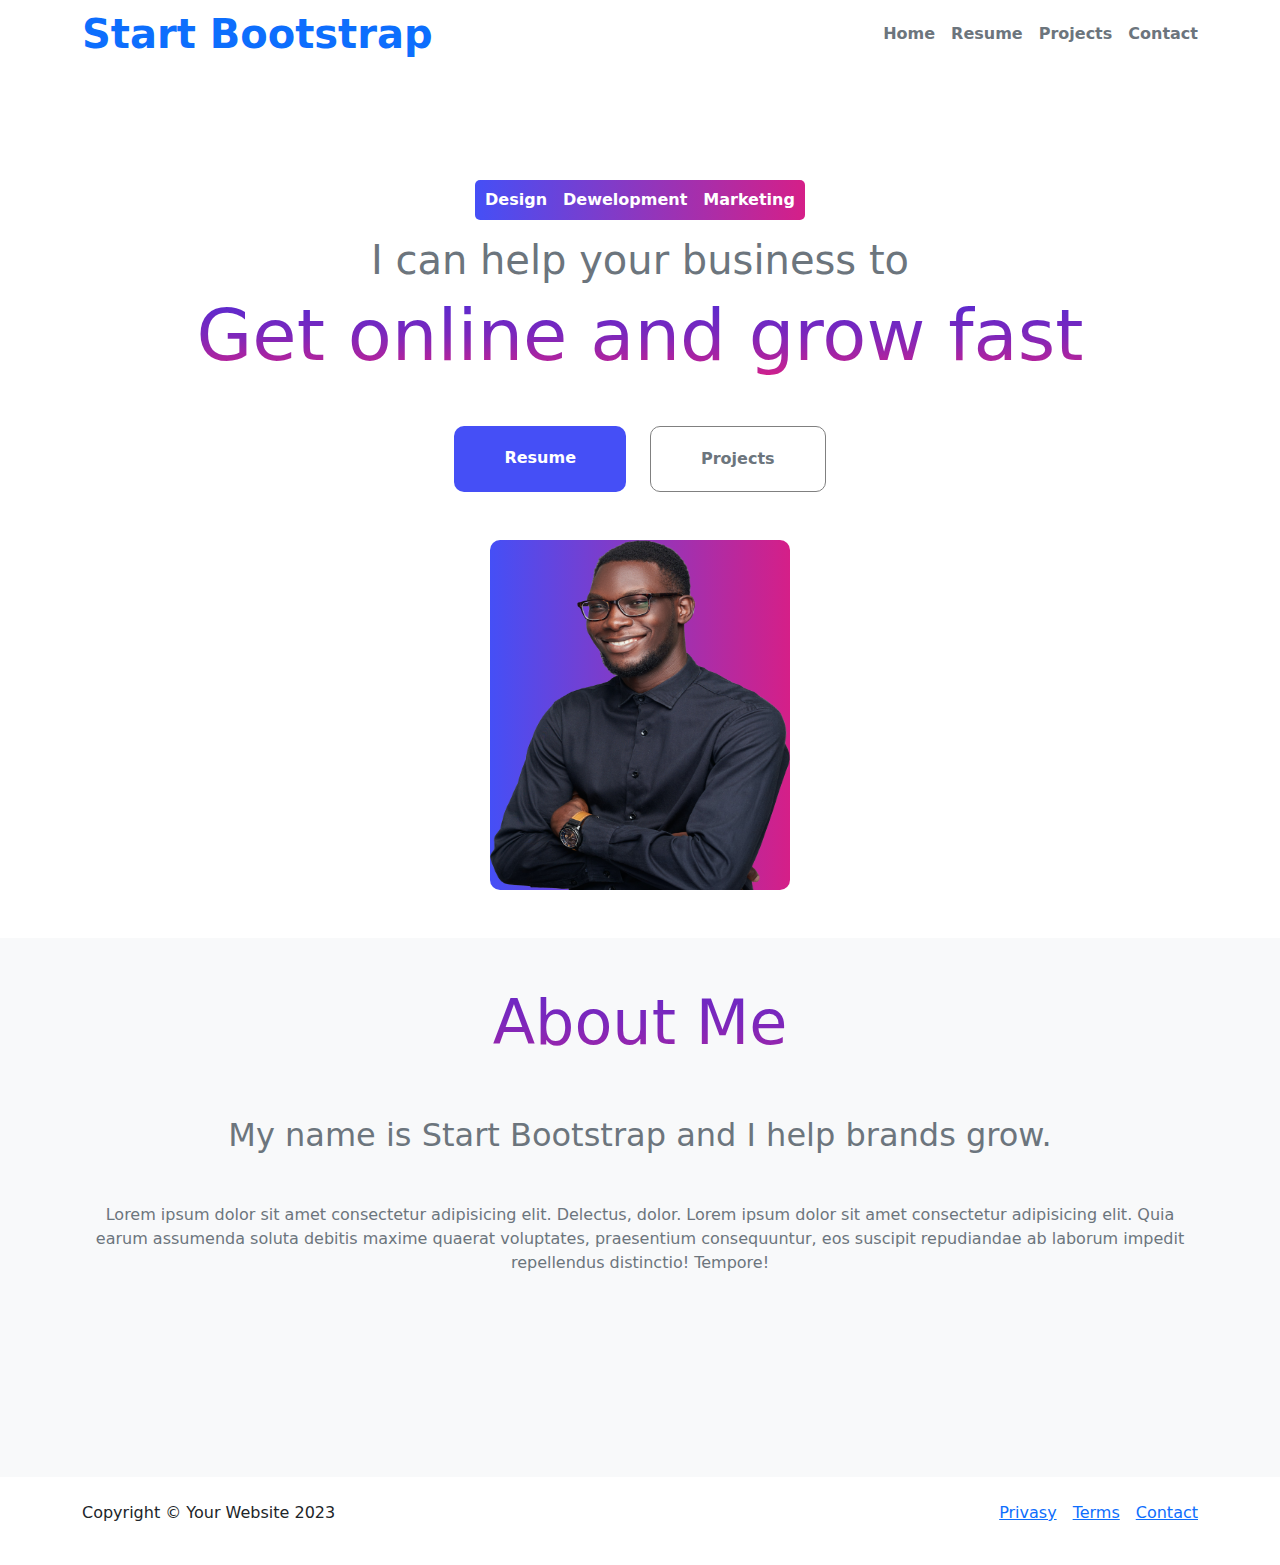
<file: index.html>
<!DOCTYPE html>
<html lang="en">
<head>
    <meta charset="UTF-8">
    <meta name="viewport" content="width=device-width, initial-scale=1.0">
    <link rel="stylesheet" href="https://cdn.jsdelivr.net/npm/bootstrap@5.3.2/dist/css/bootstrap.min.css">
    <link rel="stylesheet" href="https://cdnjs.cloudflare.com/ajax/libs/font-awesome/6.4.2/css/all.min.css" integrity="sha512-z3gLpd7yknf1YoNbCzqRKc4qyor8gaKU1qmn+CShxbuBusANI9QpRohGBreCFkKxLhei6S9CQXFEbbKuqLg0DA==" crossorigin="anonymous" referrerpolicy="no-referrer" />
    <link rel="stylesheet" href="./styles/css/minified/main.min.css">
    <title>Document</title>
</head>
<body>
    <header class="sticky-top bg-white py-1 ">
        <nav class=" container d-flex align-items-center justify-content-between">
            <a href="#" class="text-primary fs-1 text-decoration-none fw-bold">Start Bootstrap</a>
            <ul class="d-none d-lg-flex  d-md-flex  list-unstyled m-0 gap-3 fw-bold ">
                <li ><a href="./index.html" class="text-decoration-none text-secondary ">Home</a></li>
                <li ><a href="./resume.html" class="text-decoration-none text-secondary">Resume</a></li>
                <li ><a href="./projects.html" class="text-decoration-none text-secondary">Projects</a></li>
                <li><a href="./contact.html" class="text-decoration-none text-secondary">Contact</a></li>
            </ul>
            <div class="d-md-none">
          <button
            class="btn btn-outline-secondary"
            type="button"
            data-bs-toggle="offcanvas"
            data-bs-target="#main-nav-sidebar"
            aria-controls="offcanvasExample"
          >
            <i class="fa-solid fa-bars"></i>
          </button>

          <div
            class="offcanvas offcanvas-end"
            tabindex="-1"
            id="main-nav-sidebar"
            aria-labelledby="offcanvasExampleLabel"
          >
            <div class="offcanvas-header">
              <h5 class="offcanvas-title" id="offcanvasExampleLabel">
                Main Menu
              </h5>
              <button
                type="button"
                class="btn-close"
                data-bs-dismiss="offcanvas"
                aria-label="Close"
              ></button>
            </div>
            <div class="offcanvas-body">
              <ul class="    list-unstyled  fw-bold ">
                <li ><a href="#" class="text-decoration-none text-secondary">Home</a></li>
                <li ><a href="./resume.html" class="text-decoration-none text-secondary">Resume</a></li>
                <li ><a href="./projects.html" class="text-decoration-none text-secondary">Projects</a></li>
                <li><a href="./contact.html" class="text-decoration-none text-secondary">Contact</a></li>
            </ul>
            </div>
          </div>
        </div>
        </nav>
    </header>
    <section id="showcase">
        <div class="container text-center  ">
            <ul class="d-inline-flex align-items-center justify-content-center gap-3 intro-title titles">
                <li class="text-white fw-bold py-2 list-unstyled">Design</li>
                <li class="text-white fw-bold list-unstyled">Dewelopment</li>
                <li class="text-white fw-bold list-unstyled">Marketing</li>
            </ul>
            <p class="text-secondary h1">I can help your business to</p>
            <h1>Get online and grow fast</h1>
            <div class=" d-lg-flex justify-content-center gap-4 my-5">
              <a href="#" class="btn-resume fw-bold">Resume</a>
              <a href="#" class="btn-resume project bg-white text-secondary  fw-bold">Projects</a>
            </div>
            <div class="my-5">
              <img src="./images/profile.png" alt="img" class="profile">
            </div>
        </div>
    </section>
    <footer class="foot1">
      <div class="container text-center">
        <h2 class="about py-5">About Me</h2>
        <p class="h2 text-secondary">My name is Start Bootstrap and I help brands grow.</p>
        <p class="my-5 text-secondary">Lorem ipsum dolor sit amet consectetur adipisicing elit. Delectus, dolor. Lorem ipsum dolor sit amet consectetur adipisicing elit. Quia earum assumenda soluta debitis maxime quaerat voluptates, praesentium consequuntur, eos suscipit repudiandae ab laborum impedit repellendus distinctio! Tempore!</p>
        <div class="d-flex align-items-center justify-content-center icon">
          <div class="text-gradient my-2 fs-1">
            <i class="fa-brands fa-twitter  "></i>
            <i class="fa-brands fa-linkedin  mx-4"></i>
            <i class="fa-brands fa-github "></i>
          </div>
          
        </div>
      </div>
      
    </footer>
    <footer class="bg-white">
        <div class="container d-flex justify-content-between py-4">
            <p >Copyright © Your Website 2023</p>
            <span class="d-flex gap-3">
                <a href="#">Privasy</a>
                <a href="#">Terms</a>
                <a href="#">Contact</a>
            </span>
        </div>
    </footer>
    <script src="https://cdn.jsdelivr.net/npm/bootstrap@5.3.2/dist/js/bootstrap.bundle.min.js"></script>
</body>
</html>
</file>
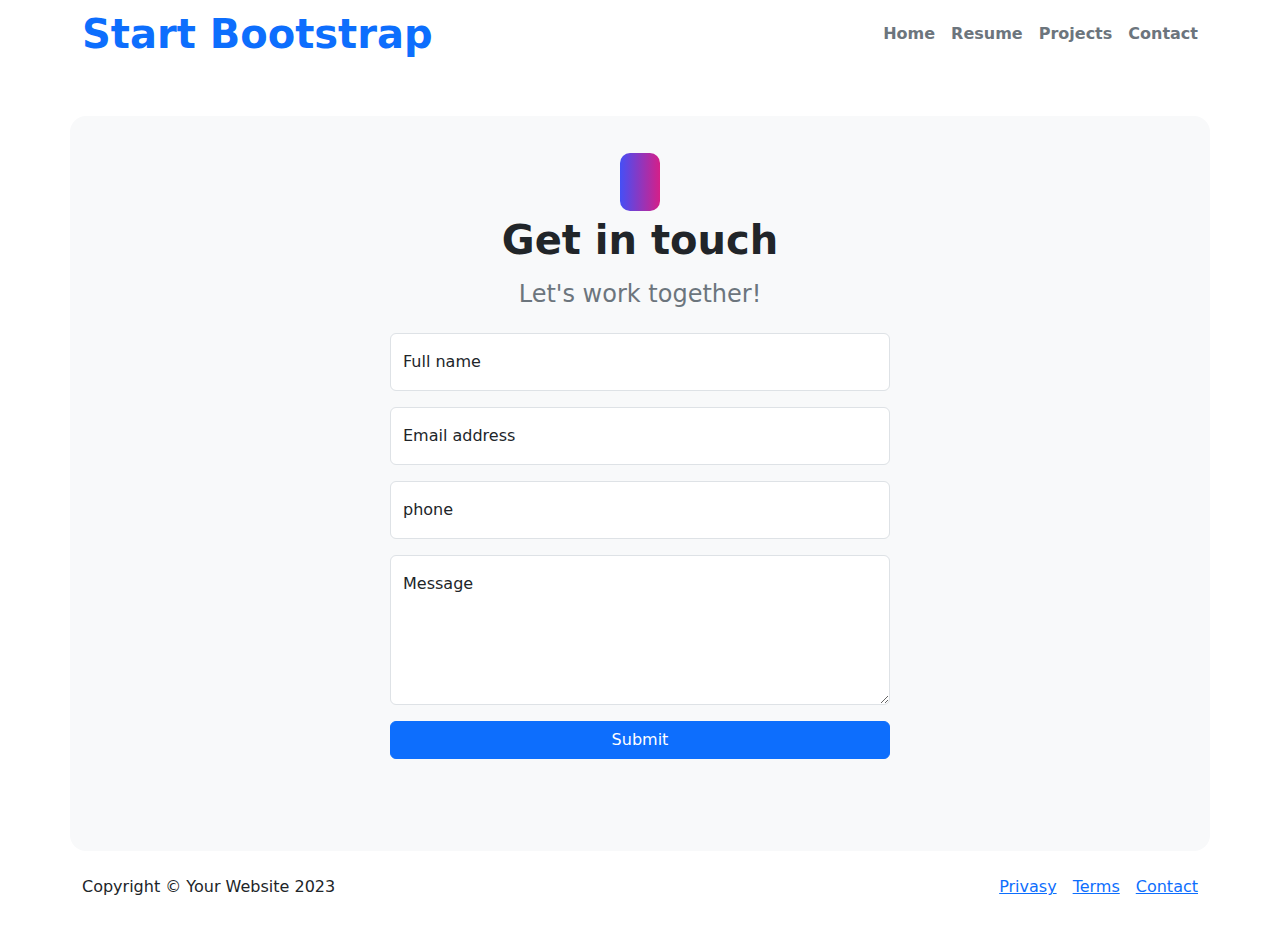
<file: contact.html>
<!DOCTYPE html>
<html lang="en">
<head>
    <meta charset="UTF-8">
    <meta name="viewport" content="width=device-width, initial-scale=1.0">
    <link rel="stylesheet" href="https://cdn.jsdelivr.net/npm/bootstrap@5.3.2/dist/css/bootstrap.min.css">
    <link rel="stylesheet" href="https://cdnjs.cloudflare.com/ajax/libs/font-awesome/6.4.2/css/all.min.css" integrity="sha512-z3gLpd7yknf1YoNbCzqRKc4qyor8gaKU1qmn+CShxbuBusANI9QpRohGBreCFkKxLhei6S9CQXFEbbKuqLg0DA==" crossorigin="anonymous" referrerpolicy="no-referrer" />
    <link rel="stylesheet" href="./styles/css/minified/main.min.css">
    <title>Document</title>
</head>
<body>
    <header class="sticky-top bg-white py-1 ">
        <nav class=" container d-flex align-items-center justify-content-between">
            <a href="#" class="text-primary fs-1 text-decoration-none fw-bold">Start Bootstrap</a>
            <ul class="d-none d-lg-flex  d-md-flex  list-unstyled m-0 gap-3 fw-bold ">
                <li ><a href="./index.html" class="text-decoration-none text-secondary ">Home</a></li>
                <li ><a href="./resume.html" class="text-decoration-none text-secondary">Resume</a></li>
                <li ><a href="./projects.html" class="text-decoration-none text-secondary">Projects</a></li>
                <li><a href="./contact.html" class="text-decoration-none text-secondary">Contact</a></li>
            </ul>
            <div class="d-md-none">
          <button
            class="btn btn-outline-secondary"
            type="button"
            data-bs-toggle="offcanvas"
            data-bs-target="#main-nav-sidebar"
            aria-controls="offcanvasExample"
          >
            <i class="fa-solid fa-bars"></i>
          </button>

          <div
            class="offcanvas offcanvas-end"
            tabindex="-1"
            id="main-nav-sidebar"
            aria-labelledby="offcanvasExampleLabel"
          >
            <div class="offcanvas-header">
              <h5 class="offcanvas-title" id="offcanvasExampleLabel">
                Main Menu
              </h5>
              <button
                type="button"
                class="btn-close"
                data-bs-dismiss="offcanvas"
                aria-label="Close"
              ></button>
            </div>
            <div class="offcanvas-body">
              <ul class="    list-unstyled  fw-bold ">
                <li ><a href="#" class="text-decoration-none text-secondary">Home</a></li>
                <li ><a href="./resume.html" class="text-decoration-none text-secondary">Resume</a></li>
                <li ><a href="./projects.html" class="text-decoration-none text-secondary">Projects</a></li>
                <li><a href="./contact.html" class="text-decoration-none text-secondary">Contact</a></li>
            </ul>
            </div>
          </div>
        </div>
        </nav>
    </header>
    <section>
        <div class="container contact mt-5  pb-5 rounded-4">
            <div class="text-center pt-5">
            <span class="skill fs-4 mt-5 ">
                <i class="fa-solid fa-envelope "></i>
            </span>
              <h2 class="fw-bold h1 my-3">Get in touch</h2>
              <p class="text-secondary h4">Let's work together!</p>
            </div>
            <form action="" class="mt-4 ">
                

<div class="form-floating mb-3">
  <input type="email" class="form-control" id="floatingInput" placeholder="Full Name">
  <label for="floatingInput">Full name</label>
</div>
<div class="form-floating mb-3">
  <input type="email" class="form-control" id="floatingInput" placeholder="name@example.com">
  <label for="floatingInput">Email address</label>
</div>
<div class="form-floating">
  <input type="tel" class="form-control" id="floatingPassword" placeholder="Phone Number">
  <label for="floatingPassword">phone</label>
</div>
<div class="form-floating mt-3">
  <textarea class="form-control" placeholder="Leave a comment here" id="floatingTextarea2" style="height: 150px"></textarea>
  <label for="floatingTextarea2">Message</label>
</div>
<button class="btn btn-primary mt-3 bts" type="submit">Submit</button>
            </form>
        </div>
    </section>
    <footer class="bg-white">
        <div class="container d-flex justify-content-between py-4">
            <p >Copyright © Your Website 2023</p>
            <span class="d-flex gap-3">
                <a href="#">Privasy</a>
                <a href="#">Terms</a>
                <a href="#">Contact</a>
            </span>
        </div>
    </footer>
    <script src="https://cdn.jsdelivr.net/npm/bootstrap@5.3.2/dist/js/bootstrap.bundle.min.js"></script>
</body>
</html>
</file>
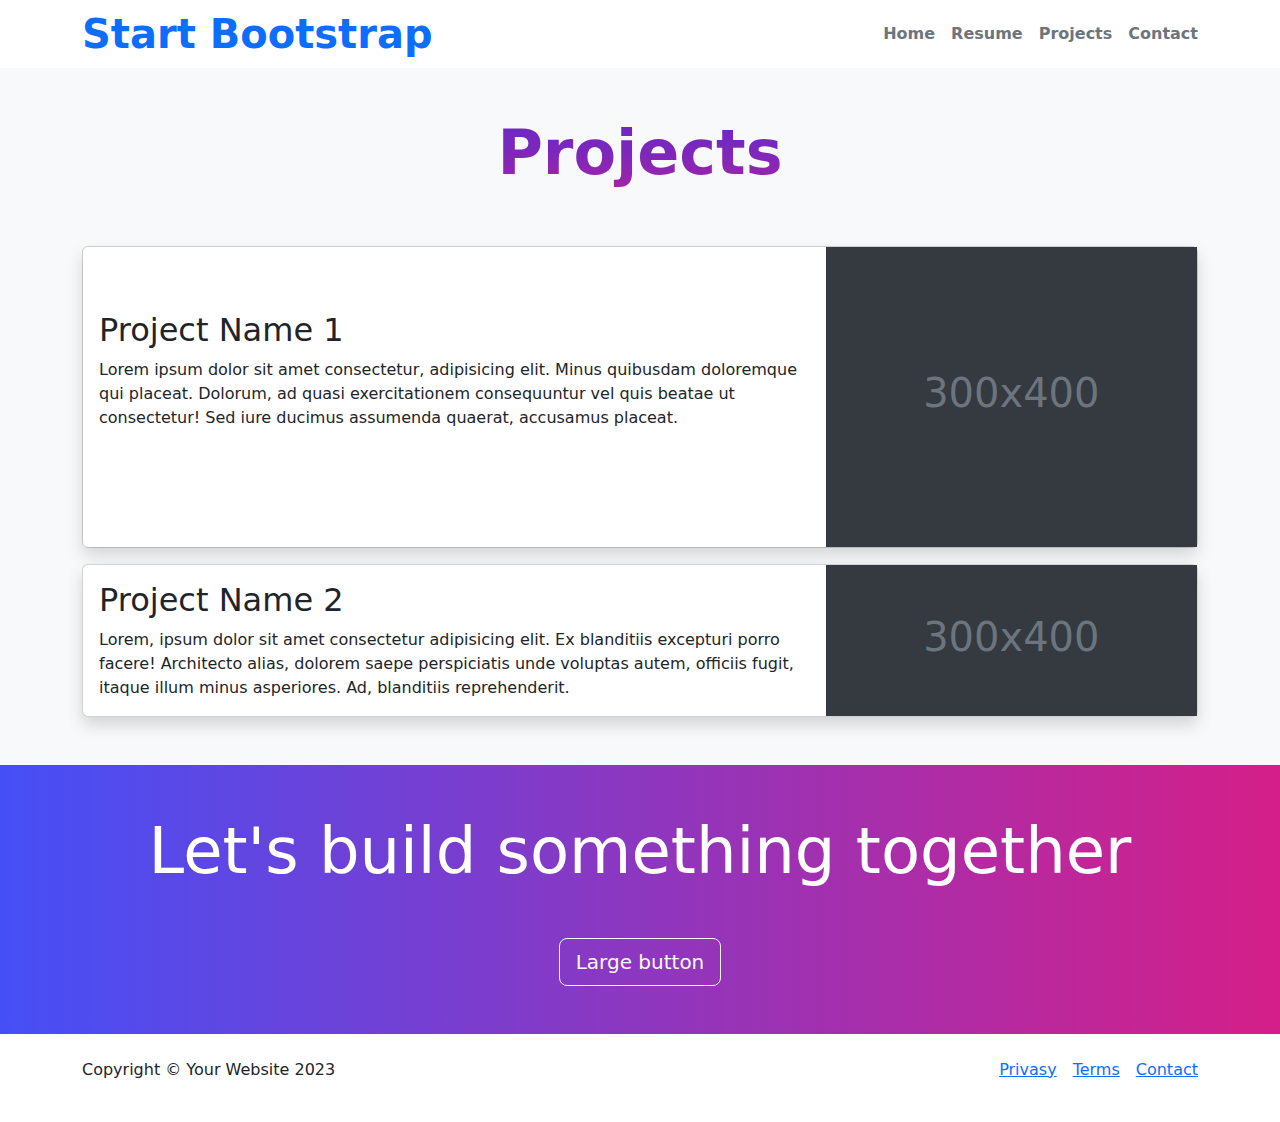
<file: projects.html>
<!DOCTYPE html>
<html lang="en">
<head>
    <meta charset="UTF-8">
    <meta name="viewport" content="width=device-width, initial-scale=1.0">
    <link rel="stylesheet" href="https://cdn.jsdelivr.net/npm/bootstrap@5.3.2/dist/css/bootstrap.min.css">
    <link rel="stylesheet" href="https://cdnjs.cloudflare.com/ajax/libs/font-awesome/6.4.2/css/all.min.css" integrity="sha512-z3gLpd7yknf1YoNbCzqRKc4qyor8gaKU1qmn+CShxbuBusANI9QpRohGBreCFkKxLhei6S9CQXFEbbKuqLg0DA==" crossorigin="anonymous" referrerpolicy="no-referrer" />
    <link rel="stylesheet" href="./styles/css/minified/main.min.css">
    <title>Projects</title>
</head>
<body>
    <header class="sticky-top bg-white py-1 ">
        <nav class=" container d-flex align-items-center justify-content-between">
            <a href="#" class="text-primary fs-1 text-decoration-none fw-bold">Start Bootstrap</a>
            <ul class="d-none d-lg-flex  d-md-flex  list-unstyled m-0 gap-3 fw-bold ">
                <li ><a href="#" class="text-decoration-none text-secondary ">Home</a></li>
                <li ><a href="./resume.html" class="text-decoration-none text-secondary">Resume</a></li>
                <li ><a href="./projects.html" class="text-decoration-none text-secondary">Projects</a></li>
                <li><a href="./contact.html" class="text-decoration-none text-secondary">Contact</a></li>
            </ul>
            <div class="d-md-none">
          <button
            class="btn btn-outline-secondary"
            type="button"
            data-bs-toggle="offcanvas"
            data-bs-target="#main-nav-sidebar"
            aria-controls="offcanvasExample"
          >
            <i class="fa-solid fa-bars"></i>
          </button>

          <div
            class="offcanvas offcanvas-end"
            tabindex="-1"
            id="main-nav-sidebar"
            aria-labelledby="offcanvasExampleLabel"
          >
            <div class="offcanvas-header">
              <h5 class="offcanvas-title" id="offcanvasExampleLabel">
                Main Menu
              </h5>
              <button
                type="button"
                class="btn-close"
                data-bs-dismiss="offcanvas"
                aria-label="Close"
              ></button>
            </div>
            <div class="offcanvas-body">
              <ul class="    list-unstyled  fw-bold ">
                <li ><a href="./index.html" class="text-decoration-none text-secondary">Home</a></li>
                <li ><a href="./resume.html" class="text-decoration-none text-secondary">Resume</a></li>
                <li ><a href="./projects.html" class="text-decoration-none text-secondary">Projects</a></li>
                <li><a href="./contact.html" class="text-decoration-none text-secondary">Contact</a></li>
            </ul>
            </div>
          </div>
        </div>
        </nav>
    </header>
    <section id="project">
        <div class="container">
            <h2 class="text-center py-5 res fw-bold">Projects</h2>
            <div class="card mb-3 " >
  <div class="row g-0 shadow " style="min-height: 300px;">
    
    <div class="col-md-8 ">
      <div class="card-body">
        <h5 class="card-title h2 pt-5">Project Name 1</h5>
        <p class="card-text">Lorem ipsum dolor sit amet consectetur, adipisicing elit. Minus quibusdam doloremque qui placeat. Dolorum, ad quasi exercitationem consequuntur vel quis beatae ut consectetur! Sed iure ducimus assumenda quaerat, accusamus placeat.</p>
        
      </div>
    </div>
    <div class="col-md-4 img d-flex align-items-center justify-content-center">
      <p class="text-secondary h1">300x400</p>
    </div>
  </div>
</div>
      
<div class="card mb-3 shadow mb-5" >
  <div class="row g-0 ">
    
    <div class="col-md-8">
      <div class="card-body">
        <h5 class="card-title h2">Project Name 2</h5>
        <p class="card-text">Lorem, ipsum dolor sit amet consectetur adipisicing elit. Ex blanditiis excepturi porro facere! Architecto alias, dolorem saepe perspiciatis unde voluptas autem, officiis fugit, itaque illum minus asperiores. Ad, blanditiis reprehenderit.</p>
        
      </div>
    </div>
    <div class="col-md-4 img2 d-flex align-items-center justify-content-center">
      <p class="text-secondary h1 ">300x400</p>
    </div>
  </div>
</div>
        
    </div>
    <article >
        <h2 class="text-center display-3 text-white pt-5">Let's build something together</h2>
        <div class="d-flex justify-content-center pb-5 mt-5">
        <button type="button" class="btn btn-outline-light btn-lg ">Large button</button>
        </div>
    </article>
    </section>
    <footer class="bg-white">
        <div class="container d-flex justify-content-between py-4">
            <p >Copyright © Your Website 2023</p>
            <span class="d-flex gap-3">
                <a href="#">Privasy</a>
                <a href="#">Terms</a>
                <a href="#">Contact</a>
            </span>
        </div>
    </footer>
    <script src="https://cdn.jsdelivr.net/npm/bootstrap@5.3.2/dist/js/bootstrap.bundle.min.js"></script>
</body>
</html>
</file>
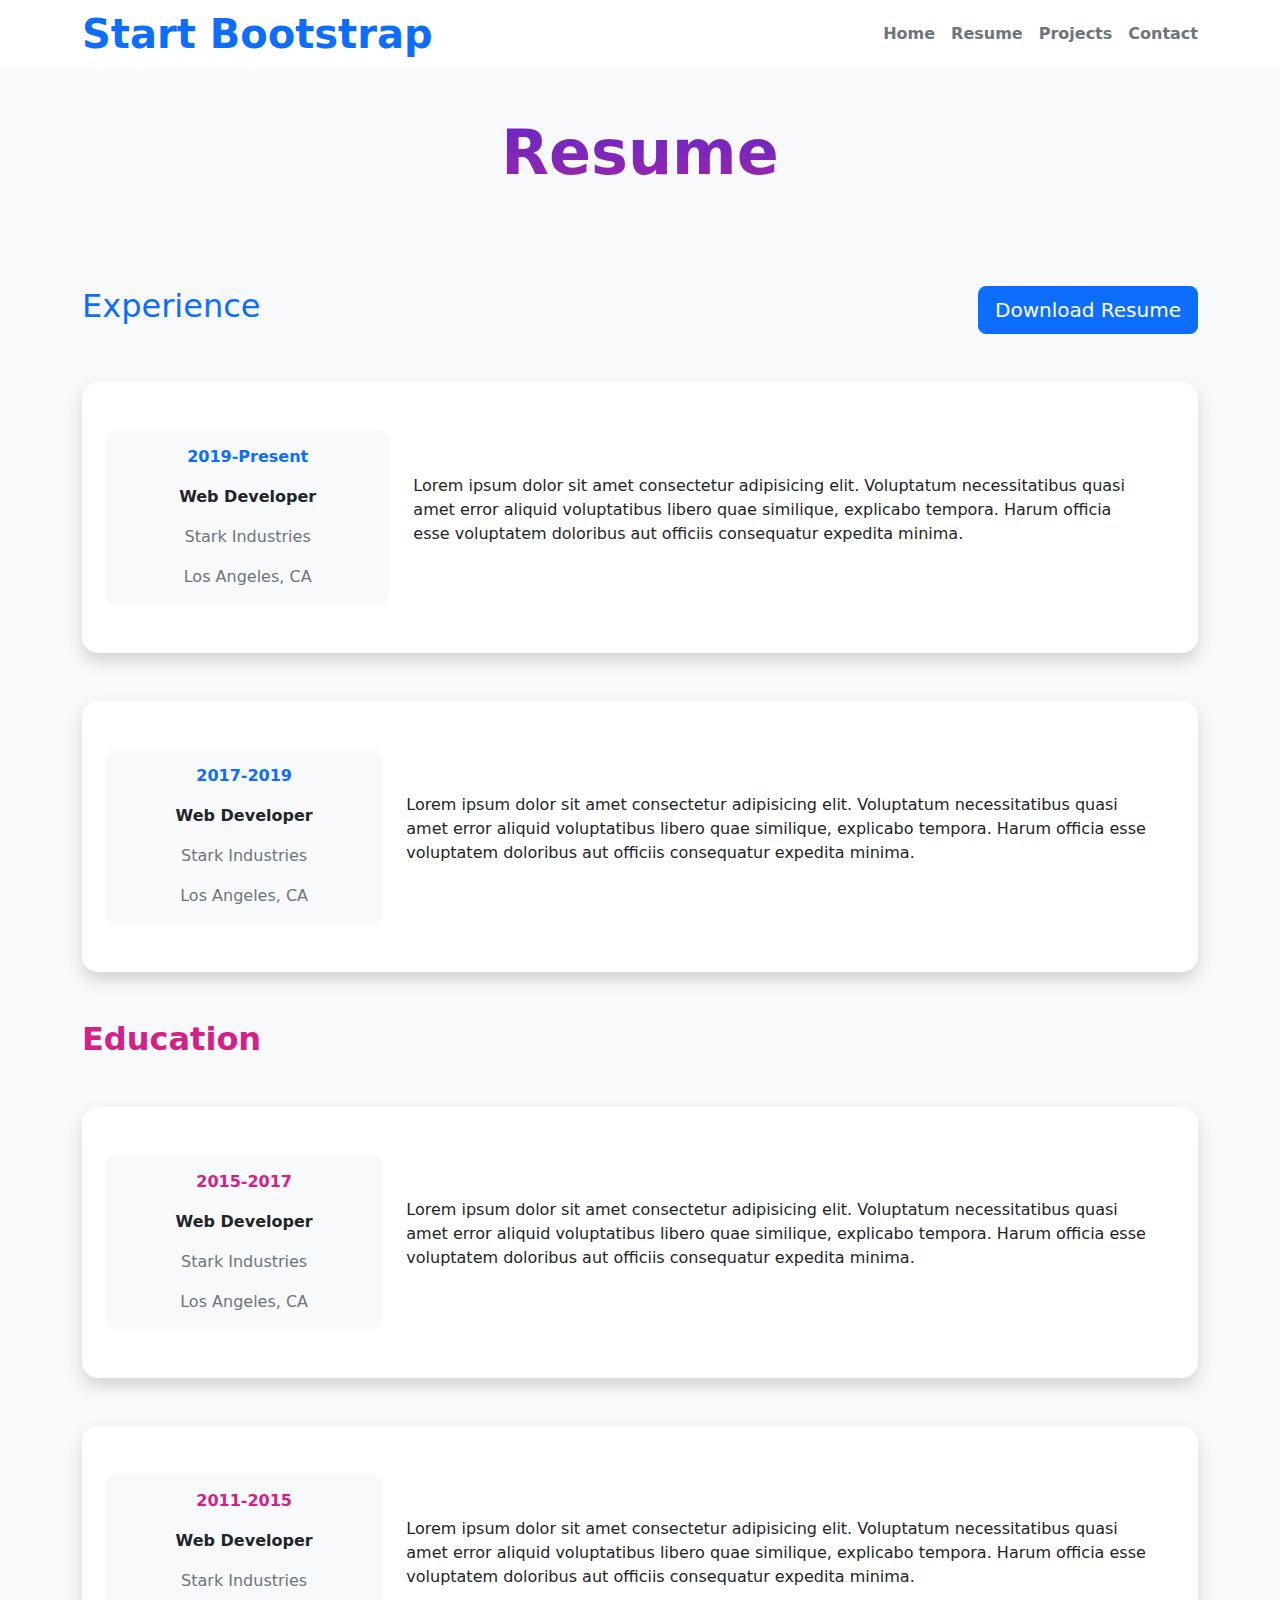
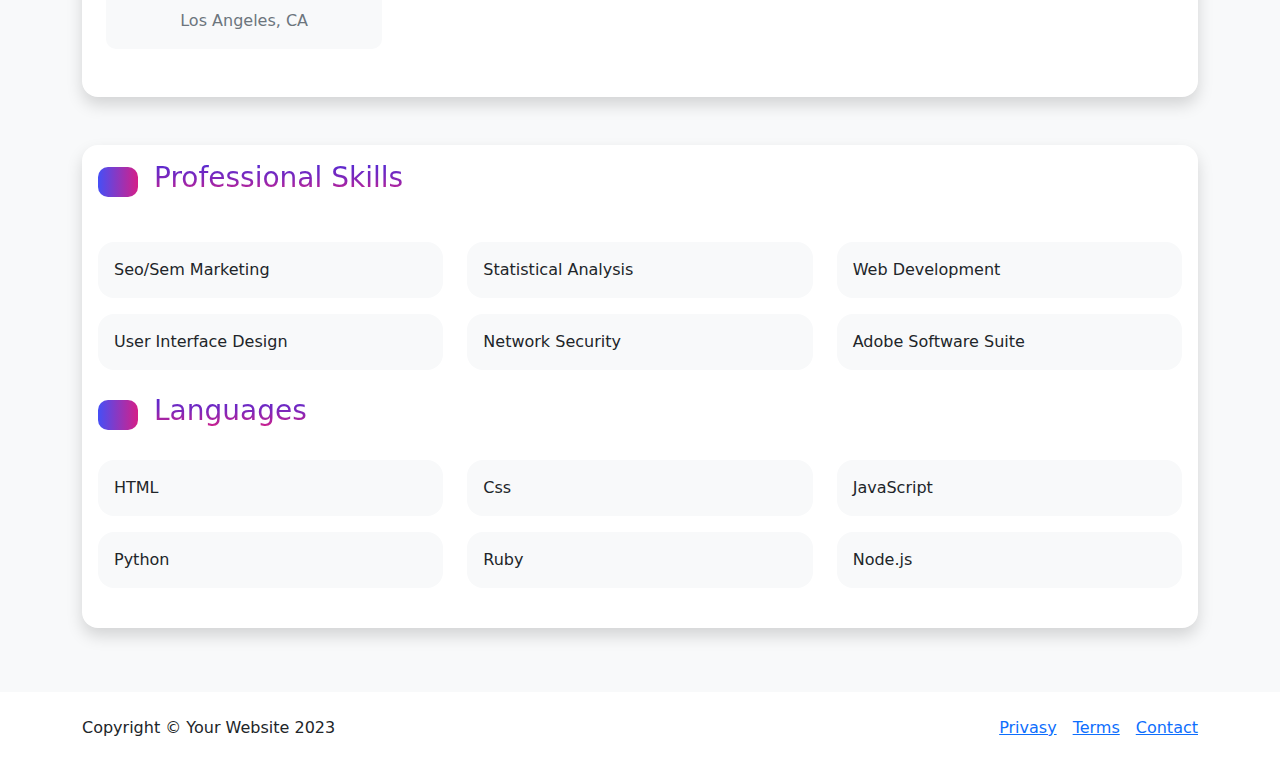
<file: resume.html>
<!DOCTYPE html>
<html lang="en">
<head>
    <meta charset="UTF-8">
    <meta name="viewport" content="width=device-width, initial-scale=1.0">
    <link rel="stylesheet" href="https://cdn.jsdelivr.net/npm/bootstrap@5.3.2/dist/css/bootstrap.min.css">
    <link rel="stylesheet" href="https://cdnjs.cloudflare.com/ajax/libs/font-awesome/6.4.2/css/all.min.css" integrity="sha512-z3gLpd7yknf1YoNbCzqRKc4qyor8gaKU1qmn+CShxbuBusANI9QpRohGBreCFkKxLhei6S9CQXFEbbKuqLg0DA==" crossorigin="anonymous" referrerpolicy="no-referrer" />
    <link rel="stylesheet" href="./styles/css/minified/main.min.css">
    <title>Resume</title>
</head>
<body>
    <header class="sticky-top bg-white py-1 ">
        <nav class=" container d-flex align-items-center justify-content-between">
            <a href="#" class="text-primary fs-1 text-decoration-none fw-bold">Start Bootstrap</a>
            <ul class="d-none d-lg-flex  d-md-flex  list-unstyled m-0 gap-3 fw-bold ">
                <li ><a href="#" class="text-decoration-none text-secondary">Home</a></li>
                <li ><a href="./resume.html" class="text-decoration-none text-secondary">Resume</a></li>
                <li ><a href="./projects.html" class="text-decoration-none text-secondary">Projects</a></li>
                <li><a href="./contact.html" class="text-decoration-none text-secondary">Contact</a></li>
            </ul>
            <div class="d-md-none">
          <button
            class="btn btn-outline-secondary"
            type="button"
            data-bs-toggle="offcanvas"
            data-bs-target="#main-nav-sidebar"
            aria-controls="offcanvasExample"
          >
            <i class="fa-solid fa-bars"></i>
          </button>

          <div
            class="offcanvas offcanvas-end"
            tabindex="-1"
            id="main-nav-sidebar"
            aria-labelledby="offcanvasExampleLabel"
          >
            <div class="offcanvas-header">
              <h5 class="offcanvas-title" id="offcanvasExampleLabel">
                Main Menu
              </h5>
              <button
                type="button"
                class="btn-close"
                data-bs-dismiss="offcanvas"
                aria-label="Close"
              ></button>
            </div>
            <div class="offcanvas-body">
              <ul class="    list-unstyled  fw-bold ">
                <li ><a href="./index.html" class="text-decoration-none text-secondary">Home</a></li>
                <li ><a href="./resume.html" class="text-decoration-none text-secondary">Resume</a></li>
                <li ><a href="./projects.html" class="text-decoration-none text-secondary">Projects</a></li>
                <li><a href="./contact.html" class="text-decoration-none text-secondary">Contact</a></li>
            </ul>
            </div>
          </div>
        </div>
        </nav>
    </header>
    <section id="resume">
        <div class="container pb-3">
            <h2 class="text-center py-5 res fw-bold">Resume</h2>
            <div class="d-flex justify-content-between align-items-center my-5">
                <p class="text-primary h2">Experience</p>
                <button type="button" class="btn btn-primary btn-lg">Download Resume</button>
            </div>
            <div class="card shadow border-0 rounded-4 mb-5">
                <div class="card-body p-5 d-md-flex gap-5 align-items-center">
                    <div class="row align-items-center gx-5 present text-center">
                        <p class="text-primary fw-bold">2019-Present</p>
                        <p class="fw-bold">Web Developer</p>
                        <p class="text-secondary">Stark Industries</p>
                        <p class="text-secondary">Los Angeles, CA</p>
                    </div>
                    <p class="py-3 py-md-0">Lorem ipsum dolor sit amet consectetur adipisicing elit. Voluptatum necessitatibus quasi amet error aliquid voluptatibus libero quae similique, explicabo tempora. Harum officia esse voluptatem doloribus aut officiis consequatur expedita minima.</p>
                </div>
            </div>
            <div class="card shadow border-0 rounded-4 mb-5 my-5">
                <div class="card-body p-5 d-md-flex gap-5 align-items-center">
                    <div class="row align-items-center gx-5 present text-center">
                        <p class="text-primary fw-bold">2017-2019</p>
                        <p class="fw-bold">Web Developer</p>
                        <p class="text-secondary">Stark Industries</p>
                        <p class="text-secondary">Los Angeles, CA</p>
                    </div>
                    <p class="py-3 py-md-0">Lorem ipsum dolor sit amet consectetur adipisicing elit. Voluptatum necessitatibus quasi amet error aliquid voluptatibus libero quae similique, explicabo tempora. Harum officia esse voluptatem doloribus aut officiis consequatur expedita minima.</p>
                </div>
            </div>
            <p class="h2 fw-bold edu my-5">Education</p>
            <div class="card shadow border-0 rounded-4 mb-5">
                <div class="card-body p-5 d-md-flex gap-5 align-items-center">
                    <div class="row align-items-center gx-5 present text-center">
                        <p class="p-c fw-bold">2015-2017</p>
                        <p class="fw-bold">Web Developer</p>
                        <p class="text-secondary">Stark Industries</p>
                        <p class="text-secondary">Los Angeles, CA</p>
                    </div>
                    <p class="py-3 py-md-0">Lorem ipsum dolor sit amet consectetur adipisicing elit. Voluptatum necessitatibus quasi amet error aliquid voluptatibus libero quae similique, explicabo tempora. Harum officia esse voluptatem doloribus aut officiis consequatur expedita minima.</p>
                </div>
            </div>
            <div class="card shadow border-0 rounded-4 mb-5 my-5">
                <div class="card-body p-5 d-md-flex gap-5 align-items-center">
                    <div class="row align-items-center gx-5 present text-center">
                        <p class="p-c fw-bold">2011-2015</p>
                        <p class="fw-bold">Web Developer</p>
                        <p class="text-secondary">Stark Industries</p>
                        <p class="text-secondary">Los Angeles, CA</p>
                    </div>
                    <p class="py-3 py-md-0">Lorem ipsum dolor sit amet consectetur adipisicing elit. Voluptatum necessitatibus quasi amet error aliquid voluptatibus libero quae similique, explicabo tempora. Harum officia esse voluptatem doloribus aut officiis consequatur expedita minima.</p>
                </div>
            </div>
            <div class="card shadow border-0 rounded-4 mb-5 my-5">
                <div class="card-body">
                    <div class="d-flex align-items-center gap-3">
                        <span class="skill fs-4">
                            <i class="fa-solid fa-screwdriver-wrench" ></i>
                        </span>
                        <p class="skill-text h3">Professional Skills</p>
                    </div>
                    <div class="row row-cols-1 row-cols-md-3 mb-4  mt-4 gy-3">
                    <div class="col mb-4 mb-md-0">
                        <div class="d-flex align-items-center bg-light rounded-4 p-3 h-100">Seo/Sem Marketing</div>
                    </div>
                    <div class="col mb-4 mb-md-0">
                        <div class="d-flex align-items-center bg-light rounded-4 p-3 h-100">Statistical Analysis</div>
                    </div>
                    <div class="col mb-4 mb-md-0">
                        <div class="d-flex align-items-center bg-light rounded-4 p-3 h-100">Web Development</div>
                    </div>
                    <div class="col mb-4 mb-md-0">
                        <div class="d-flex align-items-center bg-light rounded-4 p-3 h-100">User Interface Design</div>
                    </div>
                    <div class="col mb-4 mb-md-0">
                        <div class="d-flex align-items-center bg-light rounded-4 p-3 h-100">Network Security</div>
                    </div>
                    <div class="col mb-4 mb-md-0">
                        <div class="d-flex align-items-center bg-light rounded-4 p-3 h-100">Adobe Software Suite</div>
                    </div>
                    
                    
                </div>
                <div class="d-flex align-items-center gap-3">
                        <span class="skill fs-4">
                            <i class="fa-solid fa-code"></i>
                        </span>
                        <p class="skill-text h3">Languages</p>
                    </div>
                    <div class="row row-cols-1 row-cols-md-3 mb-4  mt-2 gy-3">
                    <div class="col mb-4 mb-md-0">
                        <div class="d-flex align-items-center bg-light rounded-4 p-3 h-100">HTML</div>
                    </div>
                    <div class="col mb-4 mb-md-0">
                        <div class="d-flex align-items-center bg-light rounded-4 p-3 h-100">Css</div>
                    </div>
                    <div class="col mb-4 mb-md-0">
                        <div class="d-flex align-items-center bg-light rounded-4 p-3 h-100">JavaScript</div>
                    </div>
                    <div class="col mb-4 mb-md-0">
                        <div class="d-flex align-items-center bg-light rounded-4 p-3 h-100">Python</div>
                    </div>
                    <div class="col mb-4 mb-md-0">
                        <div class="d-flex align-items-center bg-light rounded-4 p-3 h-100">Ruby</div>
                    </div>
                    <div class="col mb-4 mb-md-0">
                        <div class="d-flex align-items-center bg-light rounded-4 p-3  h-100">Node.js</div>
                    </div>
                    
                    
                </div>
                </div>
                
            </div>
        </div>
    </section>
    <footer class="bg-white">
        <div class="container d-flex justify-content-between py-4">
            <p >Copyright © Your Website 2023</p>
            <span class="d-flex gap-3">
                <a href="#">Privasy</a>
                <a href="#">Terms</a>
                <a href="#">Contact</a>
            </span>
        </div>
    </footer>
    <script src="https://cdn.jsdelivr.net/npm/bootstrap@5.3.2/dist/js/bootstrap.bundle.min.js"></script>
</body>
</html>
</file>
<file: styles/css/minified/main.min.css>
.intro-title{padding-inline:10px;border-radius:5px;background-image:linear-gradient(to left, #d51f88, #454ff6)}h1{font-size:72px;background:-webkit-linear-gradient(#4f2bd6, #7d27bb, #d42089);-webkit-background-clip:text;-webkit-text-fill-color:rgba(0,0,0,0)}.btn-resume{padding:20px 50px;background-color:#454ff6;color:#fff;text-decoration:none;border-radius:10px}.project{border:1px solid gray}.profile{background-image:linear-gradient(to left, #d51f88, #454ff6);height:350px;width:300px;border-radius:10px}.titles{margin-top:10%}.about{font-size:62px;background:-webkit-linear-gradient(#4f2bd6, #7d27bb, #d42089);-webkit-background-clip:text;-webkit-text-fill-color:rgba(0,0,0,0)}.text-gradient{background:-webkit-linear-gradient(315deg, #1e30f3 0%, #e21e80 100%);-webkit-background-clip:text;-webkit-text-fill-color:rgba(0,0,0,0)}.icon{padding-bottom:7%}.foot1{background-color:#f8f9fa}#resume{background-color:#f8f9fa}.present{background-color:#f8f9fa;padding-top:15px;border-radius:10px;padding-inline:10px;padding-right:auto}.res{font-size:62px;background:-webkit-linear-gradient(#4f2bd6, #7d27bb, #d42089);-webkit-background-clip:text;-webkit-text-fill-color:rgba(0,0,0,0)}.edu,.p-c{color:#d42089}.skill{background-image:linear-gradient(to left, #d51f88, #454ff6);color:#fff;padding:15px 20px;border-radius:10px}.skill-text{background:-webkit-linear-gradient(#4f2bd6, #7d27bb, #d42089);-webkit-background-clip:text;-webkit-text-fill-color:rgba(0,0,0,0)}.img{background-color:#343a40}#project{background-color:#f8f9fa}.img2{background-color:#343a40}article{background-image:linear-gradient(to left, #d51f88, #454ff6)}.contact{background-color:#f8f9fa}form{width:500px;margin:0 auto;padding-bottom:4%}.bts{width:500px}/*# sourceMappingURL=main.min.css.map */
</file>
